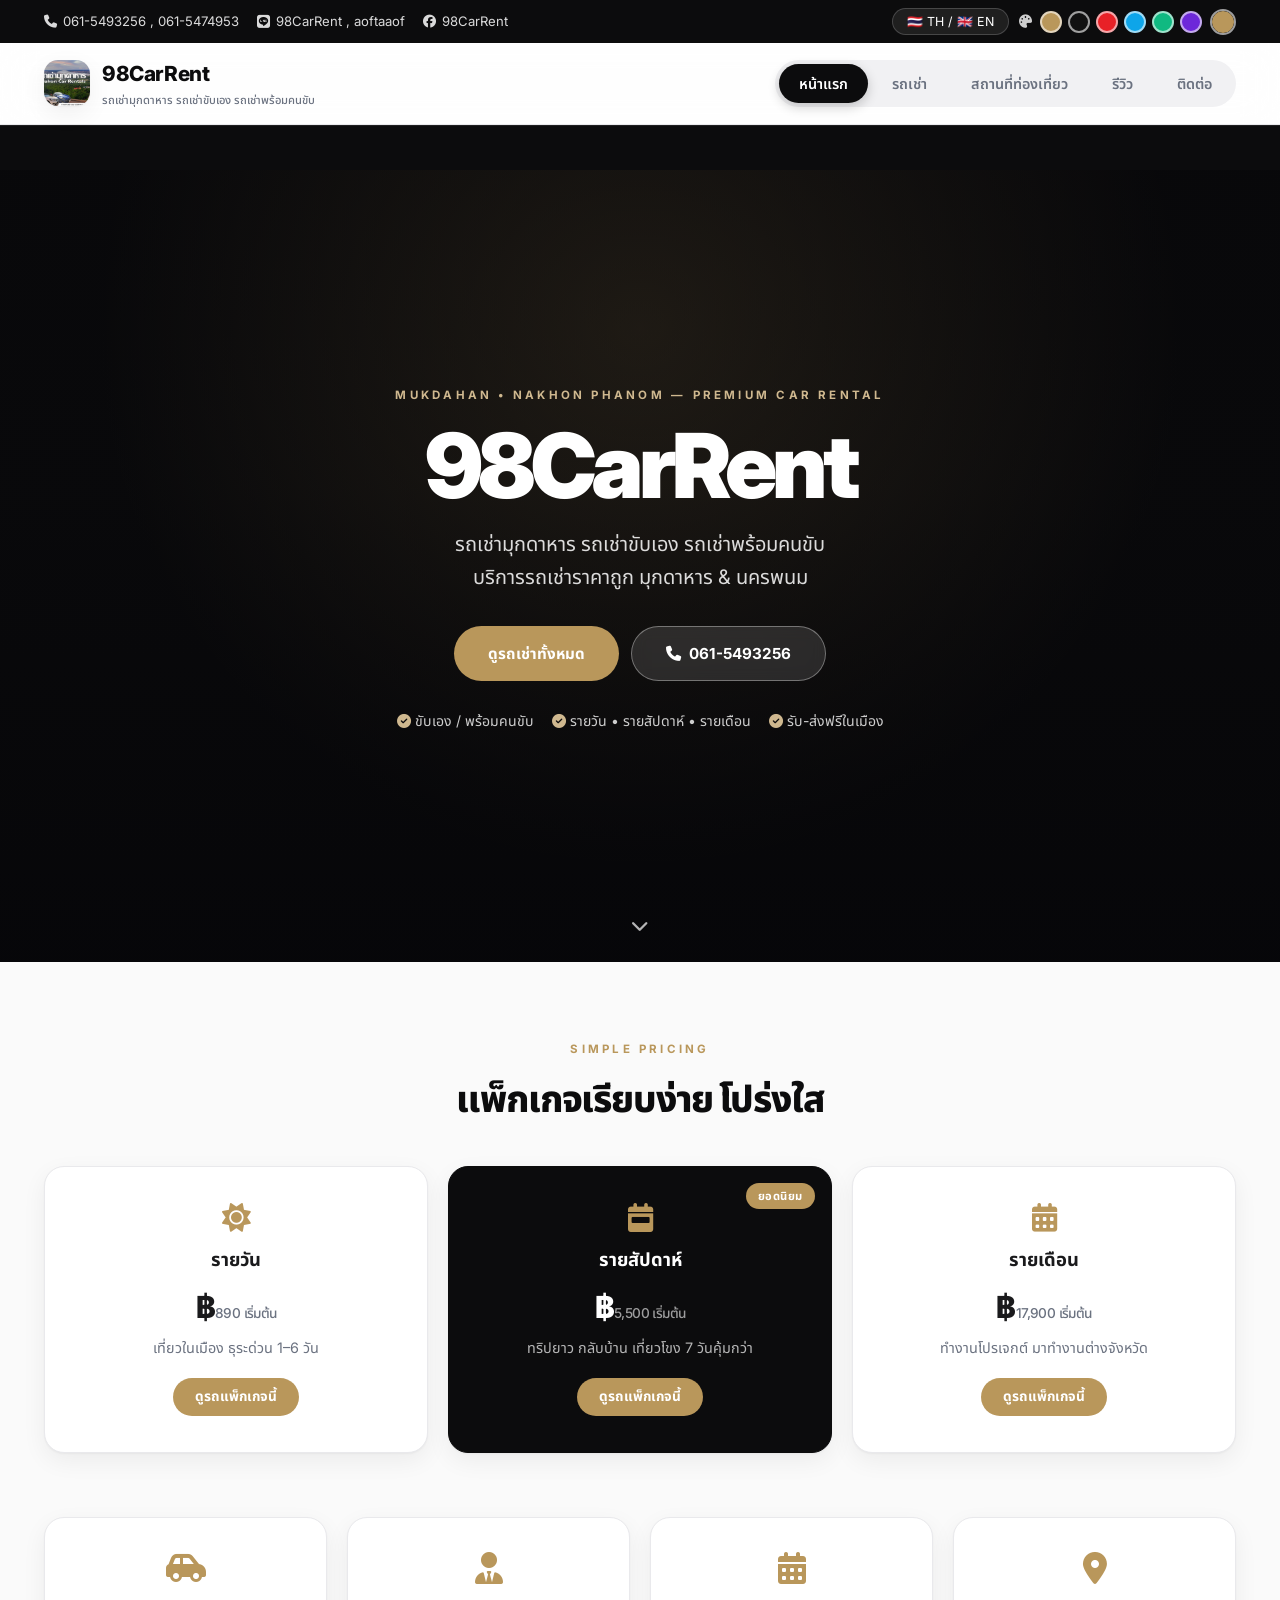
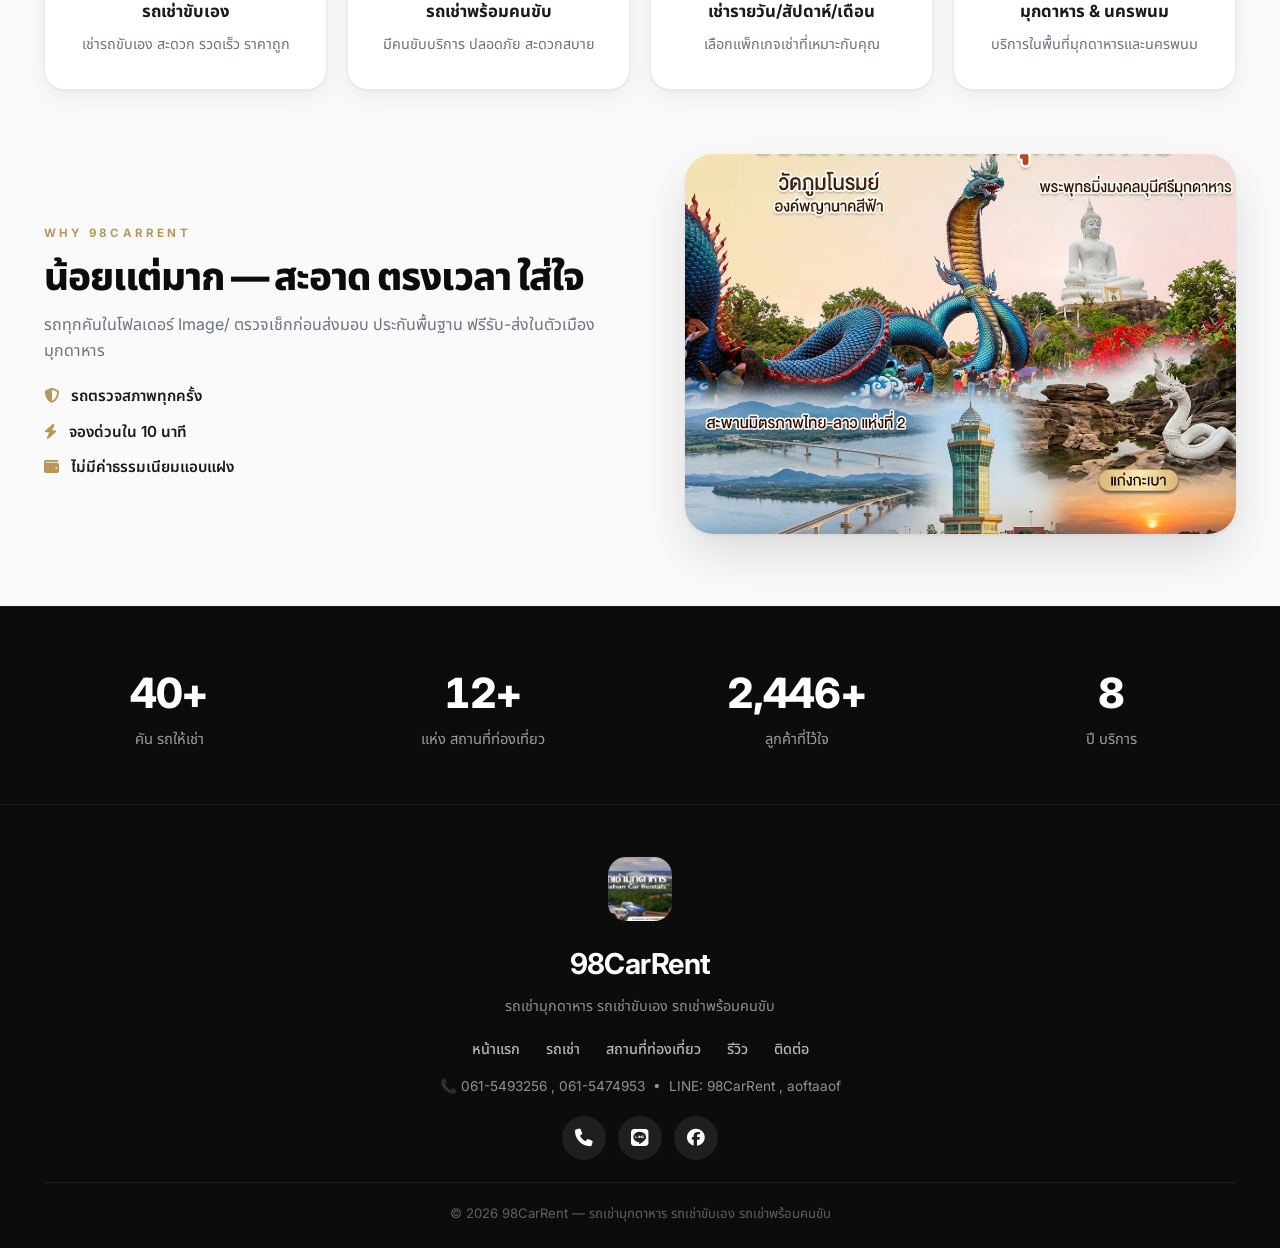
<file: index.html>
<!DOCTYPE html>
<html lang="th">
<head>
    <meta charset="UTF-8">
    <meta name="viewport" content="width=device-width, initial-scale=1.0">
    <title>98CarRent — รถเช่ามุกดาหาร | รถเช่าขับเอง รถเช่าพร้อมคนขับ</title>
    <meta name="description" content="รถเช่ามุกดาหาร รถเช่าขับเอง รถเช่าพร้อมคนขับ 98CarRent — เช่ารายวัน รายสัปดาห์ รายเดือน มุกดาหาร & นครพนม">
    <link rel="icon" href="logo.jpg" type="image/jpeg">
    <link rel="preconnect" href="https://fonts.googleapis.com">
    <link rel="preconnect" href="https://fonts.gstatic.com" crossorigin>
    <link href="https://fonts.googleapis.com/css2?family=Inter:wght@300;400;500;600;700;800;900&family=Noto+Sans+Thai:wght@300;400;500;600;700;800&display=swap" rel="stylesheet">
    <link rel="stylesheet" href="style.css">
    <link rel="stylesheet" href="https://cdnjs.cloudflare.com/ajax/libs/font-awesome/6.5.0/css/all.min.css">
</head>
<body>
    <!-- Top Bar -->
    <div class="top-bar">
        <div class="top-bar-inner">
            <div class="top-contact">
                <a href="tel:0615493256"><i class="fas fa-phone"></i> 061-5493256 , 061-5474953</a>
                <span><i class="fab fa-line"></i> 98CarRent , aoftaaof</span>
                <a href="https://www.facebook.com/profile.php?id=100066806268712" target="_blank" rel="noopener"><i class="fab fa-facebook"></i> 98CarRent</a>
            </div>
            <div class="top-controls">
                <button id="langBtn" onclick="toggleLang()" title="เปลี่ยนภาษา / Switch language">🇹🇭 TH / 🇬🇧 EN</button>
                <!-- ปุ่มจัดการถูกซ่อนไว้ — เข้า admin ได้โดยแตะโลโก้ท้ายเว็บ 5 ครั้ง หรือเปิด admin.html ตรง -->
                <div class="theme-picker" title="เปลี่ยนโทนสีเว็บ">
                    <i class="fas fa-palette"></i>
                    <div class="swatches">
                        <button class="swatch" style="--sw:#B9975B" onclick="setThemePreset('#B9975B')" title="Luxury Gold"></button>
                        <button class="swatch" style="--sw:#111111" onclick="setThemePreset('#111111')" title="Obsidian"></button>
                        <button class="swatch" style="--sw:#E82127" onclick="setThemePreset('#E82127')" title="Tesla Red"></button>
                        <button class="swatch" style="--sw:#0EA5E9" onclick="setThemePreset('#0EA5E9')" title="Ocean"></button>
                        <button class="swatch" style="--sw:#10B981" onclick="setThemePreset('#10B981')" title="Emerald"></button>
                        <button class="swatch" style="--sw:#6D28D9" onclick="setThemePreset('#6D28D9')" title="Royal"></button>
                    </div>
                    <input type="color" id="themeColor" value="#B9975B" onchange="changeTheme(this.value)" title="เลือกสีเอง">
                </div>
            </div>
        </div>
    </div>

    <!-- Header -->
    <header class="main-header">
        <div class="header-inner">
            <a class="logo" href="#home" onclick="goPage('home');return false;">
                <img src="logo.jpg" alt="98CarRent Logo" class="logo-img" onerror="imgErr(this)">
                <div>
                    <h1>98CarRent</h1>
                    <p data-i18n="subtitle">รถเช่ามุกดาหาร รถเช่าขับเอง รถเช่าพร้อมคนขับ</p>
                </div>
            </a>
            <nav class="main-nav" id="mainNav">
                <a href="#home" class="active" data-i18n="nav_home" onclick="goPage('home');return false;">หน้าแรก</a>
                <a href="#gallery" data-i18n="nav_gallery" onclick="goPage('gallery');return false;">รถเช่า</a>
                <a href="#tourism" data-i18n="nav_tourism" onclick="goPage('tourism');return false;">สถานที่ท่องเที่ยว</a>
                <a href="#review" data-i18n="nav_review" onclick="goPage('review');return false;">รีวิว</a>
                <a href="#contact" data-i18n="nav_contact" onclick="goPage('contact');return false;">ติดต่อ</a>
            </nav>
            <button class="hamburger" id="hamburger" onclick="toggleMenu()" aria-label="menu">
                <i class="fas fa-bars"></i>
            </button>
        </div>
    </header>

    <!-- Ticker -->
    <div class="ticker" aria-hidden="true">
        <div class="ticker-track">
            <span data-i18n="ticker1">🚗 เช่ารถรายวัน เริ่มต้นเพียง ฿600</span>
            <span data-i18n="ticker2">📍 รับ-ส่งรถ ทั้งมุกดาหารและนครพนม</span>
            <span data-i18n="ticker3">📞 โทร: 061-5493256, 061-5474953</span>
            <span data-i18n="ticker4">📱 Line: 98CarRent, aoftaaof</span>
            <span data-i18n="ticker5">⭐ บริการดี ราคาเป็นกันเอง</span>
            <span data-i18n="ticker1">🚗 เช่ารถรายวัน เริ่มต้นเพียง ฿600</span>
            <span data-i18n="ticker2">📍 รับ-ส่งรถ ทั้งมุกดาหารและนครพนม</span>
            <span data-i18n="ticker3">📞 โทร: 061-5493256, 061-5474953</span>
            <span data-i18n="ticker4">📱 Line: 98CarRent, aoftaaof</span>
            <span data-i18n="ticker5">⭐ บริการดี ราคาเป็นกันเอง</span>
        </div>
    </div>

    <main>
        <!-- HOME : Minimal Luxury -->
        <section id="home" class="page active">
            <div class="hero">
                <div class="hero-bg"></div>
                <div class="hero-overlay"></div>
                <div class="hero-content">
                    <span class="eyebrow" data-i18n="hero_eyebrow">MUKDAHAN • NAKHON PHANOM — PREMIUM CAR RENTAL</span>
                    <h2>98CarRent</h2>
                    <p class="hero-sub" data-i18n="hero_desc">รถเช่ามุกดาหาร รถเช่าขับเอง รถเช่าพร้อมคนขับ<br>บริการรถเช่าราคาถูก มุกดาหาร &amp; นครพนม</p>
                    <div class="hero-cta">
                        <a href="#gallery" class="btn btn-primary btn-pulse" onclick="goPage('gallery');return false;" data-i18n="hero_btn">ดูรถเช่าทั้งหมด</a>
                        <a href="tel:0615493256" class="btn btn-ghost"><i class="fas fa-phone"></i> 061-5493256</a>
                    </div>
                    <div class="hero-badges">
                        <span><i class="fas fa-check-circle"></i> <span data-i18n="hero_b1">ขับเอง / พร้อมคนขับ</span></span>
                        <span><i class="fas fa-check-circle"></i> <span data-i18n="hero_b2">รายวัน • รายสัปดาห์ • รายเดือน</span></span>
                        <span><i class="fas fa-check-circle"></i> <span data-i18n="hero_b3">รับ-ส่งฟรีในเมือง</span></span>
                    </div>
                </div>
                <a class="hero-scroll" onclick="goPage('gallery')" title="scroll"><i class="fas fa-chevron-down"></i></a>
            </div>

            <!-- Rate cards : daily / weekly / monthly -->
            <div class="lux-section">
                <div class="lux-head reveal">
                    <span class="eyebrow" data-i18n="rate_eyebrow">SIMPLE PRICING</span>
                    <h3 data-i18n="rate_title">แพ็กเกจเรียบง่าย โปร่งใส</h3>
                </div>
                <div class="rate-grid">
                    <div class="rate-card reveal">
                        <i class="fas fa-sun"></i>
                        <h4 data-i18n="filter_daily">รายวัน</h4>
                        <p class="rate-price">฿<span id="rateDailyMin">890</span><span data-i18n="rate_from"> เริ่มต้น</span></p>
                        <p class="rate-desc" data-i18n="rate_d_desc">เที่ยวในเมือง ธุระด่วน 1–6 วัน</p>
                        <button class="btn btn-primary btn-small" onclick="goPage('gallery');filterCars('daily',this)" data-i18n="rate_btn">ดูรถรายวัน</button>
                    </div>
                    <div class="rate-card featured reveal">
                        <span class="rate-tag" data-i18n="rate_pop">ยอดนิยม</span>
                        <i class="fas fa-calendar-week"></i>
                        <h4 data-i18n="filter_weekly">รายสัปดาห์</h4>
                        <p class="rate-price">฿<span id="rateWeeklyMin">5,500</span><span data-i18n="rate_from"> เริ่มต้น</span></p>
                        <p class="rate-desc" data-i18n="rate_w_desc">ทริปยาว กลับบ้าน เที่ยวโขง 7 วันคุ้มกว่า</p>
                        <button class="btn btn-primary btn-small" onclick="goPage('gallery');filterCars('weekly',this)" data-i18n="rate_btn">ดูรถรายสัปดาห์</button>
                    </div>
                    <div class="rate-card reveal">
                        <i class="fas fa-calendar-alt"></i>
                        <h4 data-i18n="filter_monthly">รายเดือน</h4>
                        <p class="rate-price">฿<span id="rateMonthlyMin">17,900</span><span data-i18n="rate_from"> เริ่มต้น</span></p>
                        <p class="rate-desc" data-i18n="rate_m_desc">ทำงานโปรเจกต์ มาทำงานต่างจังหวัด</p>
                        <button class="btn btn-primary btn-small" onclick="goPage('gallery');filterCars('monthly',this)" data-i18n="rate_btn">ดูรถรายเดือน</button>
                    </div>
                </div>
            </div>

            <div class="features">
                <div class="feature-card reveal">
                    <i class="fas fa-car-side"></i>
                    <h3 data-i18n="feat1_title">รถเช่าขับเอง</h3>
                    <p data-i18n="feat1_desc">เช่ารถขับเอง สะดวก รวดเร็ว ราคาถูก</p>
                </div>
                <div class="feature-card reveal">
                    <i class="fas fa-user-tie"></i>
                    <h3 data-i18n="feat2_title">รถเช่าพร้อมคนขับ</h3>
                    <p data-i18n="feat2_desc">มีคนขับบริการ ปลอดภัย สะดวกสบาย</p>
                </div>
                <div class="feature-card reveal">
                    <i class="fas fa-calendar-alt"></i>
                    <h3 data-i18n="feat3_title">เช่ารายวัน/สัปดาห์/เดือน</h3>
                    <p data-i18n="feat3_desc">เลือกแพ็กเกจเช่าที่เหมาะกับคุณ</p>
                </div>
                <div class="feature-card reveal">
                    <i class="fas fa-map-marker-alt"></i>
                    <h3 data-i18n="feat4_title">มุกดาหาร &amp; นครพนม</h3>
                    <p data-i18n="feat4_desc">บริการในพื้นที่มุกดาหารและนครพนม</p>
                </div>
            </div>

            <div class="showcase reveal">
                <div class="showcase-text">
                    <span class="eyebrow" data-i18n="show_eyebrow">WHY 98CARRENT</span>
                    <h3 data-i18n="show_title">น้อยแต่มาก — สะอาด ตรงเวลา ใส่ใจ</h3>
                    <p data-i18n="show_desc">รถทุกคันในโฟลเดอร์ Image/ ตรวจเช็กก่อนส่งมอบ ประกันพื้นฐาน ฟรีรับ-ส่งในตัวเมืองมุกดาหาร จองผ่านโทร / LINE / Facebook ได้ทันที</p>
                    <div class="show-points">
                        <span><i class="fas fa-shield-alt"></i> <span data-i18n="show_p1">รถตรวจสภาพทุกครั้ง</span></span>
                        <span><i class="fas fa-bolt"></i> <span data-i18n="show_p2">จองด่วนใน 10 นาที</span></span>
                        <span><i class="fas fa-wallet"></i> <span data-i18n="show_p3">ไม่มีค่าธรรมเนียมแอบแฝง</span></span>
                    </div>
                </div>
                <div class="showcase-img">
                    <img src="Image/BG2.jpg" alt="98CarRent" onerror="imgErr(this)">
                </div>
            </div>

            <div class="stats-section reveal">
                <div class="stats-inner">
                    <div class="stat"><h3><span class="counter" data-target="50">0</span>+</h3><p data-i18n="stats_cars">คัน รถให้เช่า</p></div>
                    <div class="stat"><h3><span class="counter" data-target="15">0</span>+</h3><p data-i18n="stats_places">แห่ง สถานที่ท่องเที่ยว</p></div>
                    <div class="stat"><h3><span class="counter" data-target="3000">0</span>+</h3><p data-i18n="stats_customers">ลูกค้าที่ไว้ใจ</p></div>
                    <div class="stat"><h3><span class="counter" data-target="10">0</span></h3><p data-i18n="stats_years">ปี บริการ</p></div>
                </div>
            </div>
        </section>

        <!-- CAR GALLERY -->
        <section id="gallery" class="page">
            <div class="section-header">
                <span class="eyebrow">OUR FLEET</span>
                <h2 data-i18n="gallery_title">🚗 รถเช่าของเรา</h2>
                <p data-i18n="gallery_sub">เลือกรถเช่าที่ต้องการ ทั้งรายวัน รายสัปดาห์ รายเดือน — รูปทั้งหมดอยู่ในโฟลเดอร์ Image/</p>
                <div class="filter-bar" id="carFilterBar">
                    <button class="filter-btn active" onclick="filterCars('all',this)" data-i18n="filter_all">ทั้งหมด</button>
                    <button class="filter-btn" onclick="filterCars('daily',this)" data-i18n="filter_daily">รายวัน</button>
                    <button class="filter-btn" onclick="filterCars('weekly',this)" data-i18n="filter_weekly">รายสัปดาห์</button>
                    <button class="filter-btn" onclick="filterCars('monthly',this)" data-i18n="filter_monthly">รายเดือน</button>
                    <button class="filter-btn" onclick="filterCars('self',this)" data-i18n="driver_self">ขับเอง</button>
                    <button class="filter-btn" onclick="filterCars('with',this)" data-i18n="driver_with">พร้อมคนขับ</button>
                </div>
            </div>
            <div class="gallery-grid" id="carGallery"></div>
        </section>

        <!-- TOURISM -->
        <section id="tourism" class="page">
            <div class="section-header">
                <span class="eyebrow">TRAVEL GUIDE</span>
                <h2 data-i18n="tourism_title">🗺️ สถานที่ท่องเที่ยว</h2>
                <p data-i18n="tourism_sub">มุกดาหาร &amp; นครพนม — กดที่พิกัดเพื่อเปิด Google Maps นำทาง</p>
                <div class="tourism-tabs">
                    <button class="tab-btn active" onclick="filterTourism('all',this)" data-i18n="filter_all">ทั้งหมด</button>
                    <button class="tab-btn" onclick="filterTourism('mukdahan',this)" data-i18n="tab_mukdahan">มุกดาหาร</button>
                    <button class="tab-btn" onclick="filterTourism('nakhonphanom',this)" data-i18n="tab_nakhonphanom">นครพนม</button>
                </div>
            </div>
            <div class="tourism-grid" id="tourismGrid"></div>
        </section>

        <!-- REVIEW -->
        <section id="review" class="page">
            <div class="section-header">
                <span class="eyebrow">REVIEWS</span>
                <h2 data-i18n="review_title">⭐ รีวิวจากลูกค้า</h2>
                <p data-i18n="review_sub">ความคิดเห็นจากลูกค้าที่ใช้บริการ — เพิ่มรีวิวพร้อมรูปได้เลย</p>
                <div class="add-section">
                    <button class="btn btn-primary" onclick="openReviewModal()" data-i18n="add_review">+ เพิ่มรีวิว</button>
                </div>
            </div>
            <div class="review-grid" id="reviewGrid"></div>
        </section>

        <!-- CONTACT -->
        <section id="contact" class="page">
            <div class="section-header">
                <span class="eyebrow">CONTACT</span>
                <h2 data-i18n="contact_title">📞 ติดต่อเรา</h2>
                <p>รถเช่ามุกดาหาร รถเช่าขับเอง รถเช่าพร้อมคนขับ — 98CarRent</p>
            </div>
            <div class="contact-grid">
                <div class="contact-card reveal">
                    <i class="fas fa-phone-alt"></i>
                    <h3 data-i18n="contact_phone">โทรศัพท์</h3>
                    <a href="tel:0615493256">061-5493256</a>
                    <a href="tel:0615474953">061-5474953</a>
                </div>
                <div class="contact-card reveal">
                    <i class="fab fa-line"></i>
                    <h3>LINE</h3>
                    <a href="https://line.me/ti/p/~98CarRent" target="_blank" rel="noopener">98CarRent</a>
                    <a href="https://line.me/ti/p/~aoftaaof" target="_blank" rel="noopener">aoftaaof</a>
                </div>
                <div class="contact-card reveal">
                    <i class="fab fa-facebook"></i>
                    <h3>Facebook</h3>
                    <a href="https://www.facebook.com/profile.php?id=100066806268712" target="_blank" rel="noopener">98CarRent — รถเช่ามุกดาหาร</a>
                </div>
                <div class="contact-card reveal">
                    <i class="fas fa-map-marker-alt"></i>
                    <h3 data-i18n="contact_address">ที่อยู่</h3>
                    <p data-i18n="contact_address_detail">จังหวัดมุกดาหาร, ประเทศไทย</p>
                    <a href="https://www.google.com/maps?q=16.5423178,104.7060475" target="_blank" rel="noopener">16.5423178, 104.7060475</a>
                </div>
            </div>
            <div class="contact-map">
                <iframe src="https://maps.google.com/maps?q=16.542317837821425,104.7060474693089&z=15&output=embed" width="100%" height="400" style="border:0; border-radius: 20px;" allowfullscreen="" loading="lazy" title="98CarRent map"></iframe>
            </div>
        </section>
    </main>

    <footer>
        <div class="footer-inner">
            <div class="footer-brand" id="secretAdmin" title="98CarRent">
                <img src="logo.jpg" alt="98CarRent Logo" class="footer-logo" onerror="imgErr(this)">
                <h3>98CarRent</h3>
                <p data-i18n="footer_desc">รถเช่ามุกดาหาร รถเช่าขับเอง รถเช่าพร้อมคนขับ</p>
            </div>
            <div class="footer-links">
                <a href="#home" onclick="goPage('home');return false;" data-i18n="nav_home">หน้าแรก</a>
                <a href="#gallery" onclick="goPage('gallery');return false;" data-i18n="nav_gallery">รถเช่า</a>
                <a href="#tourism" onclick="goPage('tourism');return false;" data-i18n="nav_tourism">สถานที่ท่องเที่ยว</a>
                <a href="#review" onclick="goPage('review');return false;" data-i18n="nav_review">รีวิว</a>
                <a href="#contact" onclick="goPage('contact');return false;" data-i18n="nav_contact">ติดต่อ</a>
            </div>
            <div class="footer-contact-line">📞 061-5493256 , 061-5474953 &nbsp;•&nbsp; LINE: 98CarRent , aoftaaof</div>
            <div class="footer-social">
                <a href="tel:0615493256" title="call"><i class="fas fa-phone"></i></a>
                <a href="https://line.me/ti/p/~98CarRent" target="_blank" rel="noopener" title="line"><i class="fab fa-line"></i></a>
                <a href="https://www.facebook.com/profile.php?id=100066806268712" target="_blank" rel="noopener" title="facebook"><i class="fab fa-facebook"></i></a>
            </div>
            <p class="footer-copy">&copy; 2026 98CarRent — รถเช่ามุกดาหาร รถเช่าขับเอง รถเช่าพร้อมคนขับ</p>
        </div>
    </footer>

    <button id="backToTop" title="Back to top" aria-label="back to top"><i class="fas fa-arrow-up"></i></button>
    <div id="toastBox"></div>

    <!-- Booking Modal -->
    <div class="modal-overlay" id="bookingModal">
        <div class="modal booking-modal">
            <div class="modal-header">
                <h3 data-i18n="booking_title">📞 จองรถ</h3>
                <button class="close-btn" onclick="closeBooking()">&times;</button>
            </div>
            <div class="booking-content">
                <p class="booking-car" id="bookingCarName"></p>
                <p data-i18n="booking_note">ติดต่อเราเพื่อจองรถได้เลยครับ ทีมงานพร้อมให้บริการทุกวัน</p>
                <div class="booking-contact">
                    <a href="tel:0615493256" class="booking-item"><i class="fas fa-phone-alt"></i><div><strong>061-5493256</strong><span data-i18n="booking_call">โทรจอง</span></div></a>
                    <a href="tel:0615474953" class="booking-item"><i class="fas fa-phone-alt"></i><div><strong>061-5474953</strong><span data-i18n="booking_call">โทรจอง</span></div></a>
                    <a href="https://line.me/ti/p/~98CarRent" target="_blank" rel="noopener" class="booking-item"><i class="fab fa-line"></i><div><strong>98CarRent</strong><span>LINE</span></div></a>
                    <a href="https://line.me/ti/p/~aoftaaof" target="_blank" rel="noopener" class="booking-item"><i class="fab fa-line"></i><div><strong>aoftaaof</strong><span>LINE</span></div></a>
                    <a href="https://www.facebook.com/profile.php?id=100066806268712" target="_blank" rel="noopener" class="booking-item"><i class="fab fa-facebook"></i><div><strong>98CarRent</strong><span>Facebook</span></div></a>
                </div>
            </div>
        </div>
    </div>

    <!-- Public Review Modal (เพิ่ม/ลบรูปรีวิวได้หน้าเว็บ) -->
    <div class="modal-overlay" id="reviewModal">
        <div class="modal">
            <div class="modal-header">
                <h3 data-i18n="add_review">+ เพิ่มรีวิว</h3>
                <button class="close-btn" onclick="closeReviewModal()">&times;</button>
            </div>
            <form id="reviewForm" onsubmit="saveReview(event)">
                <input type="hidden" id="reviewEditId">
                <label data-i18n="label_review_name">ชื่อผู้รีวิว</label>
                <input type="text" id="reviewName" required maxlength="60">
                <label data-i18n="label_review_star">คะแนน</label>
                <div class="star-input" id="starInput">
                    <span onclick="setStar(1)">★</span><span onclick="setStar(2)">★</span><span onclick="setStar(3)">★</span><span onclick="setStar(4)">★</span><span onclick="setStar(5)">★</span>
                </div>
                <label data-i18n="label_review_text">ความคิดเห็น</label>
                <textarea id="reviewText" rows="4" required maxlength="500"></textarea>
                <label data-i18n="label_review_img">รูปภาพ (URL)</label>
                <input type="text" id="reviewImg" placeholder="https://...">
                <label data-i18n="label_review_file">หรืออัพโหลดไฟล์</label>
                <input type="file" id="reviewFile" accept="image/*" onchange="handleFileUpload(this, 'reviewImg')">
                <div id="reviewImgPreview" class="img-preview"></div>
                <div class="modal-actions">
                    <button type="submit" class="btn btn-primary" data-i18n="btn_save">บันทึก</button>
                    <button type="button" class="btn btn-ghost-dark" onclick="closeReviewModal()" data-i18n="btn_cancel">ยกเลิก</button>
                </div>
            </form>
        </div>
    </div>

    <script src="script.js?v=9"></script>
</body>
</html>
</file>
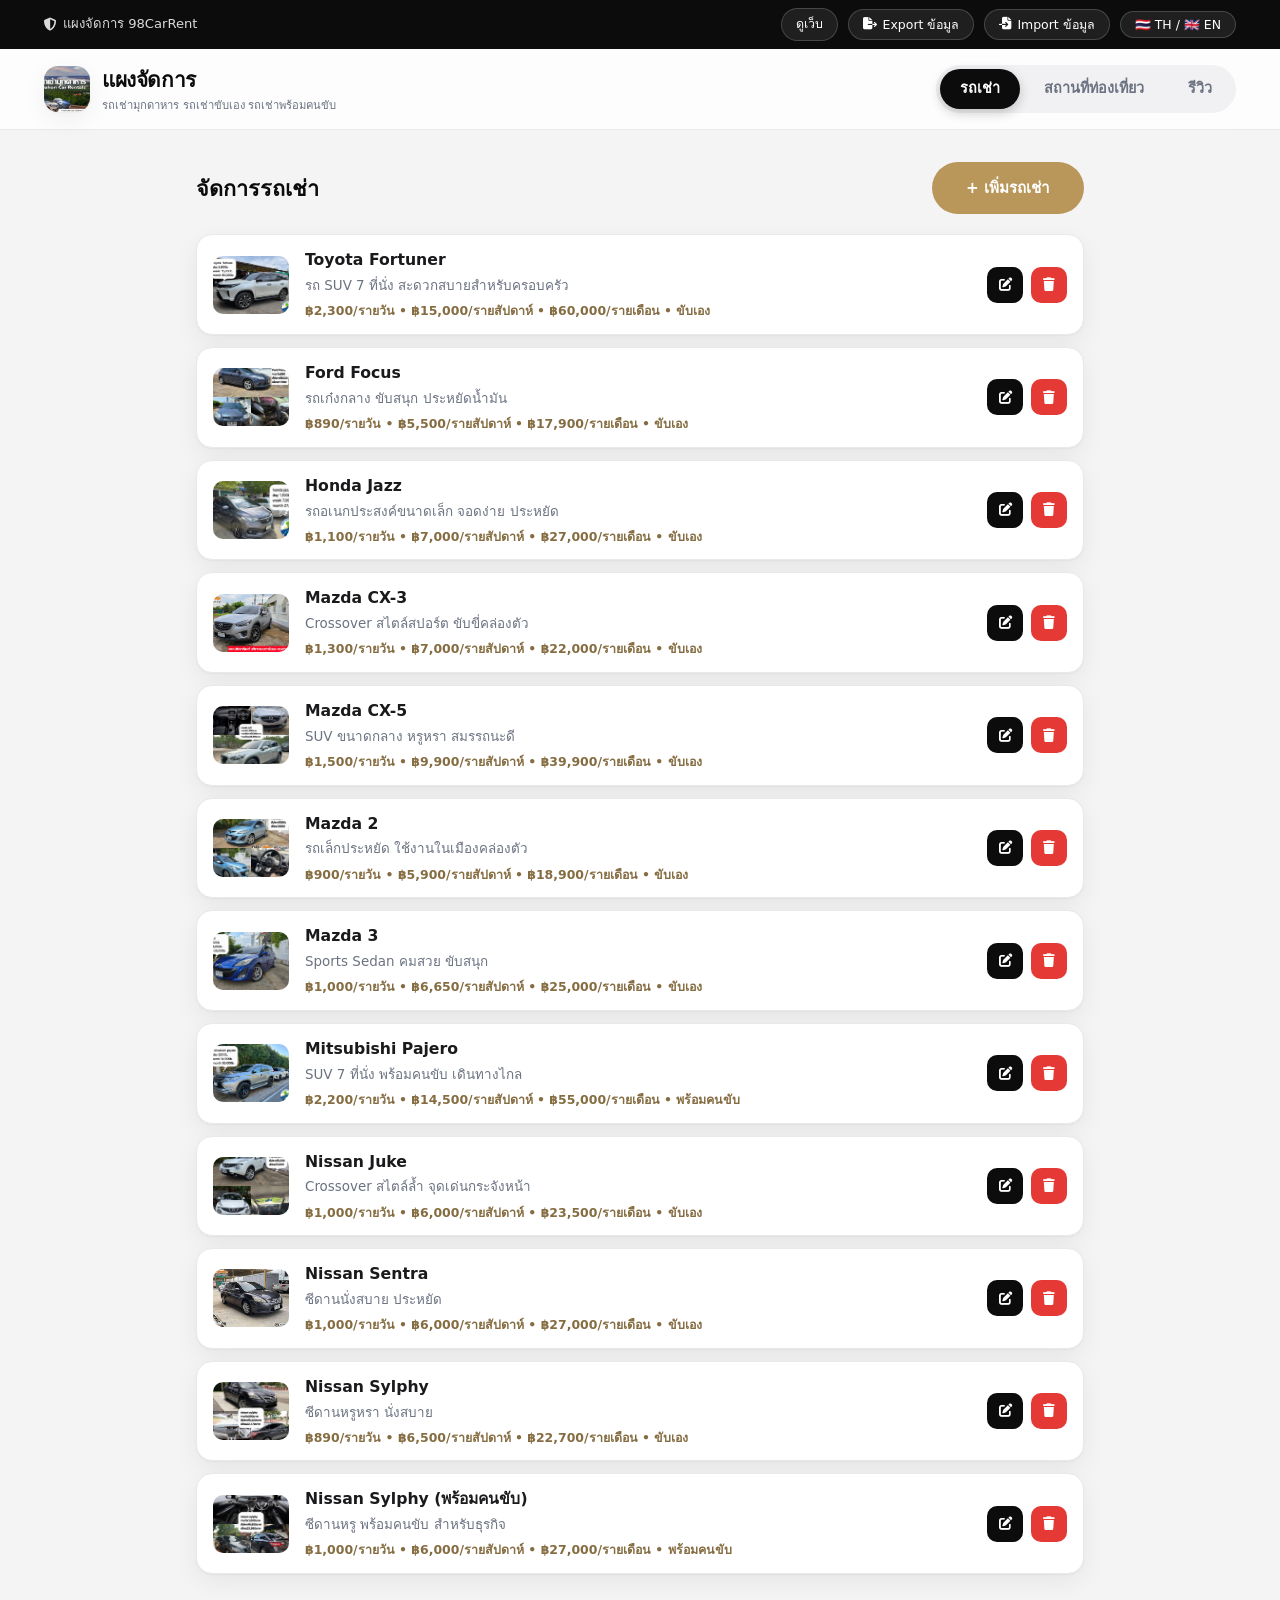
<file: admin.html>
<!DOCTYPE html>
<html lang="th">
<head>
    <meta charset="UTF-8">
    <meta name="viewport" content="width=device-width, initial-scale=1.0">
    <title>98CarRent - แผงจัดการ</title>
    <link rel="icon" href="logo.jpg" type="image/jpeg">
    <link rel="stylesheet" href="style.css">
    <link rel="stylesheet" href="https://cdnjs.cloudflare.com/ajax/libs/font-awesome/6.5.0/css/all.min.css">
</head>
<body class="admin-page">
    <!-- Top Bar -->
    <div class="top-bar">
        <div class="top-bar-inner">
            <div class="top-contact">
                <span><i class="fas fa-shield-alt"></i> <span data-i18n="admin_panel">แผงจัดการ 98CarRent</span></span>
            </div>
            <div class="top-controls">
                <a href="index.html" class="top-btn" data-i18n="view_site"><i class="fas fa-eye"></i> <span data-i18n="view_site_text">ดูเว็บ</span></a>
                <button class="top-btn" onclick="exportData()" title="Export ข้อมูลเป็นไฟล์ JSON"><i class="fas fa-file-export"></i> <span data-i18n="export_btn">Export ข้อมูล</span></button>
                <button class="top-btn" onclick="document.getElementById('importFile').click()" title="Restore ข้อมูลจากไฟล์ JSON"><i class="fas fa-file-import"></i> <span data-i18n="import_btn">Import ข้อมูล</span></button>
                <input type="file" id="importFile" accept=".json,application/json" style="display:none" onchange="importData(event)">
                <button id="langBtn" onclick="toggleLang()">🇹🇭 TH / 🇬🇧 EN</button>
            </div>
        </div>
    </div>

    <!-- Header -->
    <header class="main-header admin-header">
        <div class="header-inner">
            <div class="logo">
                <img src="logo.jpg" alt="98CarRent Logo" class="logo-img">
                <div>
                    <h1 data-i18n="admin_dashboard">แผงจัดการ</h1>
                    <p data-i18n="subtitle">รถเช่ามุกดาหาร รถเช่าขับเอง รถเช่าพร้อมคนขับ</p>
                </div>
            </div>
            <nav class="main-nav admin-nav" id="adminNav">
                <a href="javascript:void(0)" class="active" data-tab="carsTab" data-i18n="nav_gallery">รถเช่า</a>
                <a href="javascript:void(0)" data-tab="tourismTab" data-i18n="nav_tourism">สถานที่ท่องเที่ยว</a>
                <a href="javascript:void(0)" data-tab="reviewsTab" data-i18n="nav_review">รีวิว</a>
            </nav>
            <button class="hamburger" onclick="document.getElementById('adminNav').classList.toggle('show')">
                <i class="fas fa-bars"></i>
            </button>
        </div>
    </header>

    <main class="admin-main">
        <!-- CARS TAB -->
        <section class="admin-tab" id="carsTab">
            <div class="admin-tab-header">
                <h2 data-i18n="admin_cars">จัดการรถเช่า</h2>
                <button class="btn btn-primary" onclick="openCarModal()" data-i18n="add_car">+ เพิ่มรถเช่า</button>
            </div>
            <div class="admin-list" id="adminCarList"></div>
        </section>

        <!-- TOURISM TAB -->
        <section class="admin-tab" id="tourismTab" style="display:none">
            <div class="admin-tab-header">
                <h2 data-i18n="admin_tourism">จัดการสถานที่ท่องเที่ยว</h2>
                <button class="btn btn-primary" onclick="openTourismModal()" data-i18n="add_tourism">+ เพิ่มสถานที่ท่องเที่ยว</button>
            </div>
            <div class="admin-list" id="adminTourismList"></div>
        </section>

        <!-- REVIEWS TAB -->
        <section class="admin-tab" id="reviewsTab" style="display:none">
            <div class="admin-tab-header">
                <h2 data-i18n="admin_reviews">จัดการรีวิว</h2>
                <button class="btn btn-primary" onclick="openReviewModal()" data-i18n="add_review">+ เพิ่มรีวิว</button>
            </div>
            <div class="admin-list" id="adminReviewList"></div>
        </section>
    </main>

    <!-- MODALS (same as before) -->
    <div class="modal-overlay" id="carModal">
        <div class="modal">
            <div class="modal-header">
                <h3 data-i18n="add_car">เพิ่มรถเช่า</h3>
                <button class="close-btn" onclick="closeCarModal()">&times;</button>
            </div>
            <form id="carForm" onsubmit="saveCar(event)">
                <input type="hidden" id="carEditId">
                <label data-i18n="label_car_name">ชื่อรถ</label>
                <input type="text" id="carName" required>
                <label data-i18n="label_car_desc">รายละเอียด</label>
                <textarea id="carDesc" rows="3"></textarea>
                <div class="price-fields">
                    <div>
                        <label data-i18n="label_price_daily">ราคารายวัน (บาท)</label>
                        <input type="number" id="carPriceDaily" required>
                    </div>
                    <div>
                        <label data-i18n="label_price_weekly">ราคารายสัปดาห์ (บาท)</label>
                        <input type="number" id="carPriceWeekly" required>
                    </div>
                    <div>
                        <label data-i18n="label_price_monthly">ราคารายเดือน (บาท)</label>
                        <input type="number" id="carPriceMonthly" required>
                    </div>
                </div>
                <label data-i18n="label_car_driver">เช่าพร้อมคนขับ</label>
                <select id="carDriver">
                    <option value="no" data-i18n="driver_self">ขับเอง</option>
                    <option value="yes" data-i18n="driver_with">พร้อมคนขับ</option>
                </select>
                <label data-i18n="label_car_img">รูปภาพ (URL)</label>
                <input type="text" id="carImg" placeholder="https://... หรือ Image/xxx.jpg">
                <label data-i18n="label_car_file">หรืออัพโหลดไฟล์</label>
                <input type="file" id="carFile" accept="image/*" onchange="handleFileUpload(this, 'carImg')">
                <div id="carImgPreview" class="img-preview"></div>
                <button type="submit" class="btn btn-primary" data-i18n="btn_save">บันทึก</button>
            </form>
        </div>
    </div>

    <div class="modal-overlay" id="tourismModal">
        <div class="modal">
            <div class="modal-header">
                <h3 data-i18n="add_tourism">เพิ่มสถานที่ท่องเที่ยว</h3>
                <button class="close-btn" onclick="closeTourismModal()">&times;</button>
            </div>
            <form id="tourismForm" onsubmit="saveTourism(event)">
                <input type="hidden" id="tourismEditId">
                <label data-i18n="label_tourism_name">ชื่อสถานที่</label>
                <input type="text" id="tourismName" required>
                <label data-i18n="label_tourism_desc">รายละเอียด</label>
                <textarea id="tourismDesc" rows="3"></textarea>
                <label data-i18n="label_tourism_province">จังหวัด</label>
                <select id="tourismProvince">
                    <option value="mukdahan" data-i18n="tab_mukdahan">มุกดาหาร</option>
                    <option value="nakhonphanom" data-i18n="tab_nakhonphanom">นครพนม</option>
                </select>
                <label data-i18n="label_tourism_lat">ละติจูด</label>
                <input type="number" step="any" id="tourismLat" placeholder="16.5823">
                <label data-i18n="label_tourism_lng">ลองจิจูด</label>
                <input type="number" step="any" id="tourismLng" placeholder="104.5214">
                <label data-i18n="label_tourism_img">รูปภาพ (URL)</label>
                <input type="text" id="tourismImg" placeholder="https://...">
                <label data-i18n="label_tourism_file">หรืออัพโหลดไฟล์</label>
                <input type="file" id="tourismFile" accept="image/*" onchange="handleFileUpload(this, 'tourismImg')">
                <div id="tourismImgPreview" class="img-preview"></div>
                <button type="submit" class="btn btn-primary" data-i18n="btn_save">บันทึก</button>
            </form>
        </div>
    </div>

    <div class="modal-overlay" id="reviewModal">
        <div class="modal">
            <div class="modal-header">
                <h3 data-i18n="add_review">เพิ่มรีวิว</h3>
                <button class="close-btn" onclick="closeReviewModal()">&times;</button>
            </div>
            <form id="reviewForm" onsubmit="saveReview(event)">
                <input type="hidden" id="reviewEditId">
                <label data-i18n="label_review_name">ชื่อผู้รีวิว</label>
                <input type="text" id="reviewName" required>
                <label data-i18n="label_review_star">คะแนน</label>
                <div class="star-input" id="starInput">
                    <span onclick="setStar(1)">★</span>
                    <span onclick="setStar(2)">★</span>
                    <span onclick="setStar(3)">★</span>
                    <span onclick="setStar(4)">★</span>
                    <span onclick="setStar(5)">★</span>
                </div>
                <label data-i18n="label_review_text">ความคิดเห็น</label>
                <textarea id="reviewText" rows="4" required></textarea>
                <label data-i18n="label_review_img">รูปภาพ (URL)</label>
                <input type="text" id="reviewImg" placeholder="https://...">
                <label data-i18n="label_review_file">หรืออัพโหลดไฟล์</label>
                <input type="file" id="reviewFile" accept="image/*" onchange="handleFileUpload(this, 'reviewImg')">
                <div id="reviewImgPreview" class="img-preview"></div>
                <button type="submit" class="btn btn-primary" data-i18n="btn_save">บันทึก</button>
            </form>
        </div>
    </div>

    <div id="toastBox"></div>
    <script src="script.js?v=9"></script>
</body>
</html>
</file>
<file: style.css>
/* ========== 98CarRent — Minimal Luxury (Apple / Tesla / Stripe style) ========== */
:root {
    --primary: #B9975B;
    --primary-dark: #8f7743;
    --primary-light: #d9c193;
    --ink: #0c0c0d;
    --bg: #fafafa;
    --bg2: #ffffff;
    --text: #1a1a1c;
    --text2: #6b7280;
    --line: #e9e9ec;
    --card-bg: #ffffff;
    --shadow: 0 1px 2px rgba(0,0,0,.04), 0 8px 24px rgba(0,0,0,.06);
    --shadow-hover: 0 2px 4px rgba(0,0,0,.05), 0 20px 48px rgba(0,0,0,.12);
    --radius: 20px;
    --radius-s: 14px;
    --transition: all .3s cubic-bezier(.2,.7,.3,1);
    --font: 'Inter','Noto Sans Thai','Segoe UI',system-ui,sans-serif;
}
* { margin:0; padding:0; box-sizing:border-box; }
html { scroll-behavior:smooth; font-size:16px; }
body { font-family:var(--font); background:var(--bg); color:var(--text); line-height:1.65; overflow-x:hidden; -webkit-font-smoothing:antialiased; }
img { max-width:100%; }
.eyebrow { display:inline-block; font-size:.72rem; letter-spacing:.28em; text-transform:uppercase; font-weight:700; color:var(--primary); margin-bottom:10px; }

/* ---------- TOP BAR ---------- */
.top-bar { background:var(--ink); color:#fff; padding:8px 0; font-size:.82rem; }
.top-bar-inner { max-width:1240px; margin:0 auto; padding:0 24px; display:flex; justify-content:space-between; align-items:center; flex-wrap:wrap; gap:8px; }
.top-contact { display:flex; gap:18px; flex-wrap:wrap; align-items:center; }
.top-contact a, .top-contact span { color:rgba(255,255,255,.85); text-decoration:none; display:inline-flex; align-items:center; gap:6px; }
.top-contact a:hover { color:#fff; }
.top-controls { display:flex; align-items:center; gap:10px; }
.top-controls button, .admin-link { background:rgba(255,255,255,.08); color:#fff; border:1px solid rgba(255,255,255,.18); padding:5px 14px; border-radius:999px; cursor:pointer; font-size:.78rem; transition:var(--transition); text-decoration:none; display:inline-flex; align-items:center; gap:6px; font-family:var(--font); }
.admin-link { display:none !important; } /* ซ่อนปุ่มจัดการ — เข้าทางแตะโลโก้ท้ายเว็บ 5 ครั้ง / admin.html */
.top-controls button:hover, .admin-link:hover { background:var(--primary); border-color:var(--primary); }
.theme-picker { display:flex; align-items:center; gap:8px; color:rgba(255,255,255,.8); }
.swatches { display:flex; gap:6px; }
.theme-picker .swatch { width:22px; height:22px; flex-shrink:0; border-radius:50%; background:var(--sw); background-color:var(--sw); border:2px solid rgba(255,255,255,.6); cursor:pointer; padding:0; transition:var(--transition); }
.theme-picker .swatch:hover { transform:scale(1.25); border-color:#fff; }
.theme-picker input[type="color"] { -webkit-appearance:none; appearance:none; width:26px; height:26px; flex-shrink:0; border:2px solid rgba(255,255,255,.6); border-radius:50%; cursor:pointer; padding:0; background:transparent; }
.theme-picker input[type="color"]::-webkit-color-swatch-wrapper { padding:0; }
.theme-picker input[type="color"]::-webkit-color-swatch { border:none; border-radius:50%; }
.theme-picker input[type="color"]::-moz-color-swatch { border:none; border-radius:50%; }

/* ---------- HEADER ---------- */
.main-header { background:rgba(255,255,255,.82); backdrop-filter:blur(18px); -webkit-backdrop-filter:blur(18px); border-bottom:1px solid var(--line); position:sticky; top:0; z-index:1000; }
.header-inner { max-width:1240px; margin:0 auto; padding:14px 24px; display:flex; justify-content:space-between; align-items:center; gap:16px; }
.logo { display:flex; align-items:center; gap:12px; text-decoration:none; color:var(--text); }
.logo-img { width:46px; height:46px; object-fit:cover; border-radius:14px; box-shadow:var(--shadow); }
.logo h1 { font-size:1.3rem; font-weight:800; letter-spacing:-.02em; color:var(--ink); }
.logo p { font-size:.7rem; color:var(--text2); font-weight:500; }
.main-nav { display:flex; gap:4px; background:#f1f1f3; padding:4px; border-radius:999px; }
.main-nav a { text-decoration:none; color:var(--text2); padding:8px 20px; border-radius:999px; font-weight:600; transition:var(--transition); font-size:.9rem; white-space:nowrap; }
.main-nav a:hover { color:var(--ink); }
.main-nav a.active { background:var(--ink); color:#fff; box-shadow:0 4px 12px rgba(0,0,0,.2); }
.hamburger { display:none; background:none; border:1px solid var(--line); border-radius:12px; font-size:1.1rem; cursor:pointer; color:var(--ink); width:42px; height:42px; }

/* ---------- TICKER ---------- */
.ticker { background:var(--ink); color:#fff; overflow:hidden; padding:9px 0; border-top:1px solid rgba(255,255,255,.08); }
.ticker-track { display:inline-flex; gap:64px; white-space:nowrap; padding-left:100%; animation:tickerMove 32s linear infinite; }
.ticker:hover .ticker-track { animation-play-state:paused; }
.ticker-track span { font-size:.85rem; font-weight:500; color:rgba(255,255,255,.85); }
@keyframes tickerMove { 0%{transform:translateX(0)} 100%{transform:translateX(-100%)} }

/* ---------- PAGES ---------- */
.page { display:none; min-height:60vh; }
.page.active { display:block; animation:fadeIn .45s ease; }
@keyframes fadeIn { from{opacity:0; transform:translateY(12px)} to{opacity:1; transform:none} }
.section-header { text-align:center; padding:56px 24px 10px; max-width:820px; margin:0 auto; }
.section-header h2 { font-size:clamp(1.7rem,4vw,2.5rem); font-weight:800; letter-spacing:-.03em; color:var(--ink); margin-bottom:8px; }
.section-header p { color:var(--text2); }

/* ---------- HERO : Minimal Luxury ---------- */
.hero { position:relative; min-height:88vh; display:flex; align-items:center; justify-content:center; overflow:hidden; background:var(--ink); }
.hero-bg { display:none; }
.hero-overlay { position:absolute; inset:0; background:linear-gradient(180deg,rgba(5,5,8,.55) 0%,rgba(5,5,8,.45) 40%,rgba(5,5,8,.78) 100%), radial-gradient(ellipse at 50% 20%,rgba(185,151,91,.25),transparent 60%); }
.hero-content { position:relative; z-index:1; text-align:center; color:#fff; padding:80px 24px 100px; max-width:860px; }
.hero-content .eyebrow { color:var(--primary-light); }
.hero-content h2 { font-size:clamp(3rem,9vw,5.6rem); font-weight:900; letter-spacing:-.05em; line-height:1; margin:6px 0 18px; }
.hero-sub { font-size:clamp(1rem,2.4vw,1.25rem); color:rgba(255,255,255,.85); font-weight:400; margin-bottom:32px; }
.hero-cta { display:flex; gap:12px; justify-content:center; flex-wrap:wrap; margin-bottom:28px; }
.hero-badges { display:flex; gap:18px; justify-content:center; flex-wrap:wrap; font-size:.88rem; color:rgba(255,255,255,.8); }
.hero-badges i { color:var(--primary-light); }
.hero-scroll { position:absolute; bottom:22px; left:50%; transform:translateX(-50%); color:rgba(255,255,255,.7); font-size:1.1rem; cursor:pointer; animation:bounce 2s infinite; z-index:1; }
@keyframes bounce { 0%,100%{transform:translate(-50%,0)} 50%{transform:translate(-50%,8px)} }

/* ---------- BUTTONS ---------- */
.btn { display:inline-flex; align-items:center; justify-content:center; gap:8px; padding:14px 34px; border-radius:999px; text-decoration:none; font-weight:700; cursor:pointer; border:none; transition:var(--transition); font-size:.95rem; font-family:var(--font); }
.btn-primary { background:var(--primary); color:#fff; }
.btn-primary:hover { background:var(--primary-dark); transform:translateY(-2px); box-shadow:0 12px 28px rgba(0,0,0,.25); }
.btn-ghost { background:rgba(255,255,255,.12); color:#fff; border:1px solid rgba(255,255,255,.35); backdrop-filter:blur(8px); }
.btn-ghost:hover { background:rgba(255,255,255,.22); transform:translateY(-2px); }
.btn-ghost-dark { background:#f1f1f3; color:var(--ink); }
.btn-ghost-dark:hover { background:#e4e4e7; }
.btn-danger { background:#e53935; color:#fff; }
.btn-danger:hover { background:#c62828; }
.btn-small { padding:9px 22px; font-size:.85rem; }
.btn-pulse { animation:pulseRing 2.4s infinite; }
@keyframes pulseRing { 0%{box-shadow:0 0 0 0 rgba(185,151,91,.5)} 70%{box-shadow:0 0 0 18px rgba(185,151,91,0)} 100%{box-shadow:0 0 0 0 rgba(185,151,91,0)} }

/* ---------- LUX SECTIONS ---------- */
.lux-section { max-width:1240px; margin:0 auto; padding:72px 24px 8px; }
.lux-head { text-align:center; max-width:640px; margin:0 auto 36px; }
.lux-head h3 { font-size:clamp(1.6rem,3.6vw,2.3rem); font-weight:800; letter-spacing:-.03em; color:var(--ink); }
.lux-head p { color:var(--text2); margin-top:6px; }
.rate-grid { display:grid; grid-template-columns:repeat(auto-fit,minmax(260px,1fr)); gap:20px; }
.rate-card { position:relative; background:var(--card-bg); border:1px solid var(--line); border-radius:var(--radius); padding:36px 28px; text-align:center; box-shadow:var(--shadow); transition:var(--transition); }
.rate-card:hover { transform:translateY(-6px); box-shadow:var(--shadow-hover); }
.rate-card.featured { background:var(--ink); color:#fff; border-color:var(--ink); }
.rate-card.featured .rate-desc { color:rgba(255,255,255,.7); }
.rate-card i { font-size:1.8rem; color:var(--primary); margin-bottom:12px; }
.rate-card h4 { font-size:1.15rem; font-weight:700; }
.rate-price { font-size:1.9rem; font-weight:800; letter-spacing:-.02em; margin:8px 0 4px; }
.rate-price span { font-size:.85rem; font-weight:500; color:var(--text2); }
.featured .rate-price span { color:rgba(255,255,255,.6); }
.rate-desc { font-size:.9rem; color:var(--text2); margin-bottom:18px; }
.rate-tag { position:absolute; top:16px; right:16px; background:var(--primary); color:#fff; font-size:.7rem; font-weight:700; padding:4px 12px; border-radius:999px; letter-spacing:.05em; }

/* ---------- FEATURES ---------- */
.features { max-width:1240px; margin:0 auto; padding:56px 24px 8px; display:grid; grid-template-columns:repeat(auto-fit,minmax(240px,1fr)); gap:20px; }
.feature-card { background:var(--card-bg); border:1px solid var(--line); border-radius:var(--radius); padding:34px 26px; text-align:center; box-shadow:var(--shadow); transition:var(--transition); }
.feature-card:hover { transform:translateY(-6px); box-shadow:var(--shadow-hover); border-color:var(--primary-light); }
.feature-card i { font-size:2rem; color:var(--primary); margin-bottom:14px; }
.feature-card h3 { font-size:1.05rem; margin-bottom:6px; font-weight:700; }
.feature-card p { color:var(--text2); font-size:.9rem; }

/* ---------- SHOWCASE ---------- */
.showcase { max-width:1240px; margin:56px auto 0; padding:0 24px; display:grid; grid-template-columns:1.05fr .95fr; gap:32px; align-items:center; }
.showcase-text h3 { font-size:clamp(1.6rem,3.5vw,2.4rem); font-weight:800; letter-spacing:-.03em; color:var(--ink); margin-bottom:12px; line-height:1.2; }
.showcase-text p { color:var(--text2); margin-bottom:20px; }
.show-points { display:flex; flex-direction:column; gap:10px; font-weight:600; font-size:.95rem; }
.show-points i { color:var(--primary); margin-right:8px; }
.showcase-img img { width:100%; height:380px; object-fit:cover; border-radius:28px; box-shadow:var(--shadow-hover); }

/* ---------- STATS ---------- */
.stats-section { background:var(--ink); padding:52px 24px; margin-top:64px; border-top:1px solid rgba(255,255,255,.06); border-bottom:1px solid rgba(255,255,255,.06); }
.stats-inner { max-width:1240px; margin:0 auto; display:grid; grid-template-columns:repeat(auto-fit,minmax(160px,1fr)); gap:24px; text-align:center; }
.stat h3 { color:#fff; font-size:2.6rem; font-weight:800; letter-spacing:-.03em; }
.stat h3 span { font-variant-numeric:tabular-nums; }
.stat p { color:rgba(255,255,255,.6); font-size:.92rem; }

/* ---------- FILTER ---------- */
.filter-bar, .tourism-tabs { display:flex; justify-content:center; gap:8px; padding:26px 20px 8px; flex-wrap:wrap; }
.filter-btn, .tab-btn { padding:9px 24px; border:1.5px solid var(--line); background:#fff; color:var(--text2); border-radius:999px; cursor:pointer; font-weight:600; transition:var(--transition); font-family:var(--font); font-size:.88rem; }
.filter-btn:hover, .tab-btn:hover { border-color:var(--ink); color:var(--ink); }
.filter-btn.active, .tab-btn.active { background:var(--ink); border-color:var(--ink); color:#fff; }

/* ---------- GRIDS & CARDS ---------- */
.gallery-grid, .tourism-grid, .review-grid { max-width:1240px; margin:0 auto; padding:24px 24px 56px; display:grid; grid-template-columns:repeat(auto-fill,minmax(300px,1fr)); gap:22px; }
.car-card, .tourism-card { background:var(--card-bg); border:1px solid var(--line); border-radius:var(--radius); overflow:hidden; box-shadow:var(--shadow); transition:var(--transition); position:relative; }
.car-card:hover, .tourism-card:hover { transform:translateY(-6px); box-shadow:var(--shadow-hover); }
.car-card img, .tourism-card img { width:100%; height:220px; object-fit:cover; transition:transform .6s ease; display:block; background:#eee; }
.car-card:hover img, .tourism-card:hover img { transform:scale(1.05); }
.car-card .car-info, .tourism-card .tourism-info { padding:22px; }
.car-card h3, .tourism-card h3 { font-size:1.08rem; margin-bottom:6px; font-weight:700; letter-spacing:-.01em; }
.car-card p, .tourism-card p { color:var(--text2); font-size:.9rem; margin-bottom:12px; }
.price-row { display:grid; grid-template-columns:repeat(3,1fr); gap:8px; margin-bottom:14px; }
.price-box { background:var(--bg); border:1px solid var(--line); border-radius:var(--radius-s); padding:10px 6px; text-align:center; display:flex; flex-direction:column; gap:2px; transition:var(--transition); }
.price-box:hover { transform:translateY(-3px); border-color:var(--primary); }
.price-box i { color:var(--primary); font-size:.9rem; }
.price-box .price-label { font-size:.7rem; color:var(--text2); font-weight:600; }
.price-box .price-value { font-size:.98rem; font-weight:800; color:var(--ink); }
.price-box.price-daily { border-top:3px solid #16a34a; }
.price-box.price-weekly { border-top:3px solid #2563eb; }
.price-box.price-monthly { border-top:3px solid var(--primary); }
.btn-book { width:100%; }
.car-period-badge { display:inline-block; padding:3px 12px; border-radius:999px; font-size:.72rem; font-weight:700; }
.badge-driver { background:#fce4ec; color:#c62828; margin-left:6px; }
.car-actions, .tourism-actions, .review-actions { position:absolute; top:12px; right:12px; display:flex; gap:6px; opacity:0; transition:var(--transition); }
.car-card:hover .car-actions, .tourism-card:hover .tourism-actions, .review-card:hover .review-actions { opacity:1; }
.car-actions button, .tourism-actions button, .review-actions button { width:36px; height:36px; border-radius:50%; border:none; cursor:pointer; font-size:.85rem; display:flex; align-items:center; justify-content:center; box-shadow:var(--shadow); }
.edit-btn { background:rgba(255,255,255,.95); color:var(--ink); }
.delete-btn { background:rgba(229,57,53,.95); color:#fff; }

/* tourism extras */
.tourism-location { display:inline-flex; align-items:center; gap:6px; color:var(--primary-dark); font-size:.84rem; margin-top:10px; font-weight:600; text-decoration:none; background:#faf7ef; border:1px solid #eee3c8; padding:6px 14px; border-radius:999px; }
.tourism-location:hover { background:var(--primary); color:#fff; border-color:var(--primary); }
.tourism-province-badge { display:inline-block; padding:4px 14px; border-radius:999px; font-size:.74rem; font-weight:700; margin-top:4px; margin-right:6px; }
.province-mukdahan { background:#e8f5e9; color:#2e7d32; }
.province-nakhonphanom { background:#e3f2fd; color:#1565c0; }

/* ---------- REVIEW ---------- */
.review-card { background:var(--card-bg); border:1px solid var(--line); border-radius:var(--radius); padding:26px; box-shadow:var(--shadow); position:relative; transition:var(--transition); }
.review-card:hover { transform:translateY(-6px); box-shadow:var(--shadow-hover); }
.review-stars { color:#EAB308; font-size:1.15rem; margin-bottom:8px; letter-spacing:2px; }
.review-card h3 { font-size:1rem; margin-bottom:8px; }
.review-card p { color:var(--text2); font-size:.92rem; line-height:1.7; }
.review-card img { width:100%; max-height:210px; object-fit:cover; border-radius:var(--radius-s); margin-top:12px; }
.review-date { font-size:.78rem; color:#9ca3af; margin-top:12px; }
.add-section { text-align:center; padding:6px 20px 4px; }

/* ---------- CONTACT ---------- */
.contact-grid { max-width:1240px; margin:0 auto; padding:24px 24px 32px; display:grid; grid-template-columns:repeat(auto-fit,minmax(240px,1fr)); gap:20px; }
.contact-card { background:var(--card-bg); border:1px solid var(--line); border-radius:var(--radius); padding:34px 24px; text-align:center; box-shadow:var(--shadow); transition:var(--transition); }
.contact-card:hover { transform:translateY(-6px); box-shadow:var(--shadow-hover); }
.contact-card i { font-size:1.8rem; color:var(--primary); margin-bottom:14px; }
.contact-card h3 { margin-bottom:10px; }
.contact-card a { display:block; color:var(--primary-dark); text-decoration:none; margin-bottom:6px; font-weight:600; }
.contact-card a:hover { text-decoration:underline; }
.contact-card p { color:var(--text2); margin-bottom:4px; }
.contact-map { max-width:1240px; margin:0 auto; padding:0 24px 56px; }

/* ---------- MODAL ---------- */
.modal-overlay { display:none; position:fixed; inset:0; background:rgba(10,10,12,.55); backdrop-filter:blur(6px); z-index:2000; justify-content:center; align-items:center; padding:20px; }
.modal-overlay.show { display:flex; }
.modal { background:#fff; border-radius:24px; padding:32px; width:100%; max-width:520px; max-height:90vh; overflow-y:auto; animation:slideUp .3s ease; box-shadow:0 30px 80px rgba(0,0,0,.3); }
@keyframes slideUp { from{transform:translateY(24px); opacity:0} to{transform:none; opacity:1} }
.modal-header { display:flex; justify-content:space-between; align-items:center; margin-bottom:18px; }
.modal-header h3 { color:var(--ink); font-weight:800; }
.close-btn { background:#f1f1f3; border:none; width:36px; height:36px; border-radius:50%; font-size:1.2rem; cursor:pointer; color:var(--text2); }
.close-btn:hover { background:#e4e4e7; color:var(--ink); }
.modal label { display:block; margin-top:14px; margin-bottom:5px; font-weight:600; font-size:.88rem; }
.modal input[type="text"], .modal input[type="number"], .modal textarea, .modal select { width:100%; padding:11px 15px; border:1.5px solid var(--line); border-radius:12px; font-size:.93rem; transition:var(--transition); font-family:var(--font); }
.modal input:focus, .modal textarea:focus, .modal select:focus { border-color:var(--primary); outline:none; box-shadow:0 0 0 3px rgba(185,151,91,.15); }
.modal input[type="file"] { padding:8px 0; font-size:.88rem; }
.modal-actions { display:flex; gap:10px; margin-top:22px; }
.modal-actions .btn { flex:1; }
.img-preview { margin-top:10px; }
.img-preview img { max-width:100%; max-height:160px; border-radius:12px; object-fit:cover; }
.price-fields { display:grid; grid-template-columns:1fr 1fr 1fr; gap:10px; }
.star-input { display:flex; gap:6px; font-size:1.7rem; cursor:pointer; }
.star-input span { color:#e5e7eb; transition:var(--transition); }
.star-input span.active { color:#EAB308; }
.booking-modal { max-width:440px; }
.booking-car { font-size:1.2rem; font-weight:800; color:var(--primary-dark); margin-bottom:8px; text-align:center; }
.booking-content p { color:var(--text2); font-size:.9rem; text-align:center; margin-bottom:18px; }
.booking-contact { display:flex; flex-direction:column; gap:10px; }
.booking-item { display:flex; align-items:center; gap:14px; padding:13px 16px; border-radius:14px; background:var(--bg); text-decoration:none; color:var(--text); transition:var(--transition); border:1.5px solid transparent; }
.booking-item:hover { border-color:var(--primary); transform:translateX(4px); background:#fff; box-shadow:var(--shadow); }
.booking-item i { font-size:1.35rem; color:var(--primary); width:32px; text-align:center; }
.booking-item strong { display:block; font-size:1rem; }
.booking-item span { font-size:.78rem; color:var(--text2); }

/* ---------- FOOTER ---------- */
footer { background:var(--ink); color:#fff; padding:52px 0 24px; }
.footer-inner { max-width:1240px; margin:0 auto; padding:0 24px; text-align:center; }
.footer-brand h3 { font-size:1.8rem; letter-spacing:-.02em; color:#fff; margin-bottom:6px; }
.footer-logo { width:64px; height:64px; object-fit:cover; border-radius:18px; margin-bottom:12px; }
.footer-brand p { color:rgba(255,255,255,.55); margin-bottom:20px; font-size:.9rem; }
.footer-links { display:flex; justify-content:center; gap:26px; margin-bottom:14px; flex-wrap:wrap; }
.footer-links a { color:rgba(255,255,255,.7); text-decoration:none; font-size:.9rem; font-weight:500; }
.footer-links a:hover { color:var(--primary-light); }
.footer-contact-line { color:rgba(255,255,255,.55); font-size:.85rem; margin-bottom:18px; }
.footer-social { display:flex; justify-content:center; gap:12px; margin-bottom:22px; }
.footer-social a { width:44px; height:44px; border-radius:50%; background:rgba(255,255,255,.08); display:flex; align-items:center; justify-content:center; color:#fff; text-decoration:none; font-size:1.1rem; transition:var(--transition); }
.footer-social a:hover { background:var(--primary); transform:translateY(-3px); }
.footer-copy { color:rgba(255,255,255,.35); font-size:.82rem; padding-top:20px; border-top:1px solid rgba(255,255,255,.08); }

/* ---------- MISC ---------- */
.empty-state { text-align:center; padding:60px 20px; color:var(--text2); grid-column:1/-1; }
.empty-state i { font-size:3rem; margin-bottom:16px; opacity:.25; }
#backToTop { position:fixed; bottom:24px; right:24px; width:50px; height:50px; border-radius:50%; background:var(--ink); color:#fff; border:none; font-size:1.1rem; cursor:pointer; box-shadow:0 8px 24px rgba(0,0,0,.3); opacity:0; visibility:hidden; transform:translateY(20px); transition:var(--transition); z-index:900; }
#backToTop.show { opacity:1; visibility:visible; transform:none; }
#backToTop:hover { background:var(--primary); }
#toastBox { position:fixed; top:20px; left:50%; transform:translateX(-50%); z-index:5000; display:flex; flex-direction:column; gap:8px; align-items:center; pointer-events:none; }
.toast { background:#111; color:#fff; padding:12px 28px; border-radius:999px; box-shadow:0 8px 30px rgba(0,0,0,.3); opacity:0; transform:translateY(-16px) scale(.95); transition:all .35s ease; font-weight:600; font-size:.92rem; }
.toast.show { opacity:1; transform:none; }
.reveal { opacity:0; transform:translateY(28px); transition:opacity .7s ease, transform .7s ease; }
.reveal.visible, .section-header.visible, .feature-card.visible, .contact-card.visible, .footer-inner.visible { opacity:1; transform:none; }
.confirm-overlay { display:none; position:fixed; inset:0; background:rgba(0,0,0,.55); z-index:3000; justify-content:center; align-items:center; }
.confirm-overlay.show { display:flex; }
.confirm-box { background:#fff; border-radius:20px; padding:32px; text-align:center; max-width:360px; width:90%; }
.confirm-box p { margin-bottom:20px; }
.confirm-actions { display:flex; gap:12px; justify-content:center; }
@keyframes cardPop { from{opacity:0; transform:translateY(22px) scale(.98)} to{opacity:1; transform:none} }
.gallery-grid > .car-card, .tourism-grid > .tourism-card, .review-grid > .review-card { animation:cardPop .5s ease both; }

/* ---------- ADMIN ---------- */
body.admin-page { background:#f4f4f5; }
.top-btn { background:rgba(255,255,255,.08); color:#fff; border:1px solid rgba(255,255,255,.18); padding:5px 14px; border-radius:999px; cursor:pointer; font-size:.78rem; text-decoration:none; display:inline-flex; align-items:center; gap:6px; font-family:var(--font); }
.top-btn:hover { background:var(--primary); border-color:var(--primary); }
.admin-main { max-width:920px; margin:0 auto; padding:32px 16px 64px; }
.admin-tab-header { display:flex; justify-content:space-between; align-items:center; flex-wrap:wrap; gap:12px; margin-bottom:20px; }
.admin-tab-header h2 { font-size:1.35rem; color:var(--ink); font-weight:800; }
.admin-list { display:flex; flex-direction:column; gap:12px; }
.admin-item { background:#fff; border:1px solid var(--line); border-radius:16px; padding:12px 16px; display:flex; align-items:center; gap:16px; box-shadow:var(--shadow); }
.admin-item img { width:76px; height:58px; object-fit:cover; border-radius:10px; flex-shrink:0; }
.admin-avatar { width:52px; height:52px; border-radius:50%; background:var(--ink); color:#fff; display:flex; align-items:center; justify-content:center; font-size:1.3rem; font-weight:700; flex-shrink:0; }
.admin-item-info { flex:1; min-width:0; }
.admin-item-info strong { display:block; font-size:.98rem; margin-bottom:2px; }
.admin-item-info span { display:block; color:var(--text2); font-size:.84rem; white-space:nowrap; overflow:hidden; text-overflow:ellipsis; }
.admin-item-info em { display:block; color:var(--primary-dark); font-size:.78rem; margin-top:4px; font-style:normal; font-weight:600; }
.admin-item-actions { display:flex; gap:8px; flex-shrink:0; }
.admin-item-actions button { width:36px; height:36px; border-radius:10px; border:none; cursor:pointer; display:flex; align-items:center; justify-content:center; }
.admin-item-actions .edit-btn { background:var(--ink); color:#fff; }
.admin-item-actions .delete-btn { background:#e53935; color:#fff; }
.admin-nav a.active { background:var(--ink); color:#fff; }

/* ---------- RESPONSIVE ---------- */
@media (max-width:900px) { .showcase { grid-template-columns:1fr; } .showcase-img img { height:280px; } }
@media (max-width:768px) {
    html { font-size:15px; }
    .top-bar { font-size:.72rem; }
    .top-bar-inner { flex-direction:column; text-align:center; gap:4px; padding:0 12px; }
    .top-contact { flex-direction:column; gap:2px; }
    .header-inner { padding:10px 14px; }
    .logo-img { width:38px; height:38px; }
    .logo h1 { font-size:1.1rem; }
    .hamburger { display:flex; align-items:center; justify-content:center; }
    .main-nav { display:none; position:absolute; top:100%; left:12px; right:12px; background:#fff; border:1px solid var(--line); box-shadow:var(--shadow-hover); flex-direction:column; padding:10px; border-radius:18px; }
    .main-nav.show { display:flex; }
    .main-nav a { padding:12px 16px; }
    .main-nav { background:#fff; }
    .hero { min-height:62vh; }
    .hero-content { padding:48px 16px 64px; }
    .hero-content h2 { font-size:clamp(2.1rem,11vw,3rem); margin-bottom:12px; }
    .hero-sub { font-size:.95rem; margin-bottom:22px; }
    .hero-cta .btn { padding:11px 24px; font-size:.88rem; }
    .hero-badges { font-size:.76rem; gap:10px; }
    .section-header { padding:36px 16px 6px; }
    .section-header h2 { font-size:1.45rem; }
    .lux-section { padding:44px 16px 4px; }
    .lux-head h3 { font-size:1.35rem; }
    .rate-grid { gap:14px; }
    .rate-card { padding:26px 20px; }
    .rate-price { font-size:1.5rem; }
    .features { padding:36px 16px 4px; gap:14px; }
    .feature-card { padding:24px 18px; }
    .showcase { padding:0 16px; gap:20px; margin-top:36px; }
    .showcase-text h3 { font-size:1.4rem; }
    .gallery-grid, .tourism-grid, .review-grid { grid-template-columns:1fr; padding:16px 16px 40px; gap:16px; }
    .car-card img, .tourism-card img { height:190px; }
    .car-card .car-info, .tourism-card .tourism-info { padding:16px; }
    .filter-bar, .tourism-tabs { padding:18px 12px 4px; }
    .filter-btn, .tab-btn { padding:7px 16px; font-size:.8rem; }
    .features { grid-template-columns:1fr; }
    .contact-grid { grid-template-columns:1fr; padding:16px 16px 24px; }
    .contact-map { padding:0 16px 40px; }
    .stats-section { padding:36px 16px; }
    .stat h3 { font-size:1.9rem; }
    .modal { padding:22px; }
    .price-fields { grid-template-columns:1fr; }
    #backToTop { width:44px; height:44px; bottom:16px; right:16px; }
}
@media (max-width:480px) {
    html { font-size:14px; }
    .hero { min-height:56vh; }
    .hero-content h2 { font-size:2.1rem; letter-spacing:-.04em; }
    .hero-content .eyebrow { font-size:.62rem; letter-spacing:.2em; }
    .section-header h2 { font-size:1.3rem; }
    .car-actions, .tourism-actions, .review-actions { opacity:1; }
    .btn { padding:11px 24px; font-size:.88rem; }
    .ticker-track span { font-size:.78rem; }
}
</file>
